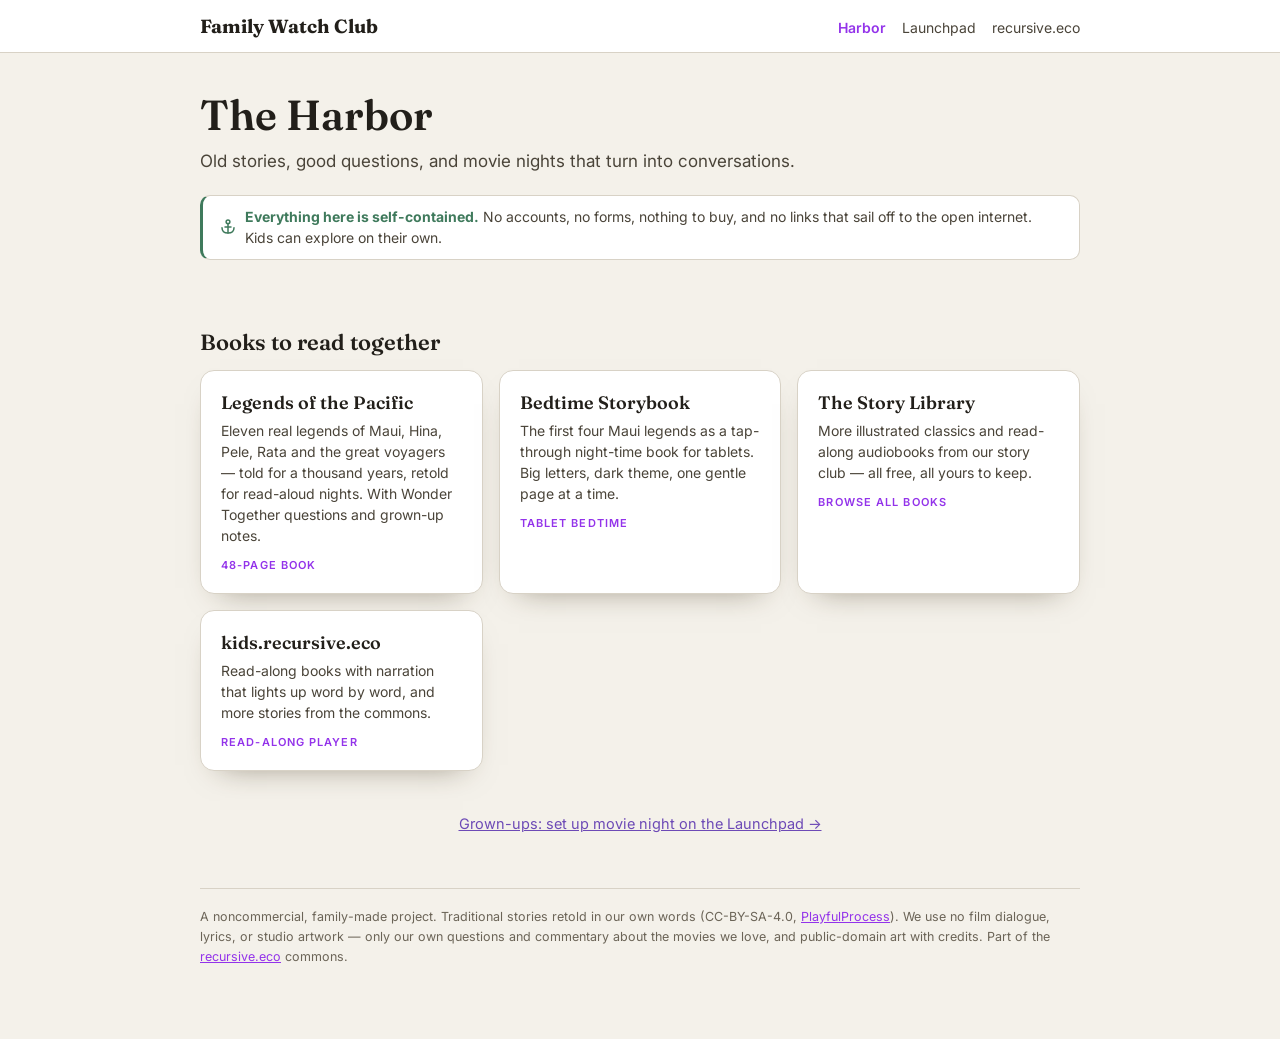
<file: index.html>
<!DOCTYPE html>
<html lang="en">
<head>
<meta charset="utf-8">
<meta name="viewport" content="width=device-width, initial-scale=1">
<title>Family Watch Club — The Harbor</title>
<link rel="preconnect" href="https://fonts.googleapis.com">
<link href="https://fonts.googleapis.com/css2?family=Fraunces:opsz,wght@9..144,400;9..144,600;9..144,700&family=Inter:wght@400;500;600&display=swap" rel="stylesheet">
<link rel="stylesheet" href="theme.css">
<style>
  * { box-sizing:border-box; }
  body { margin:0; font-family:var(--sans); background:var(--bg); color:var(--ink); min-height:100vh; }
  .topbar { border-bottom:1px solid var(--line); background:var(--surface); }
  .topbar .in { max-width:920px; margin:0 auto; padding:14px 20px; display:flex; align-items:baseline; gap:18px; flex-wrap:wrap; }
  .topbar .brand { font-family:var(--serif-display); font-weight:700; font-size:19px; color:var(--ink); text-decoration:none; }
  .topbar nav { margin-left:auto; display:flex; gap:16px; font-size:14px; }
  .topbar nav a { color:var(--ink-soft); text-decoration:none; }
  .topbar nav a.here { color:var(--gold); font-weight:600; }
  .topbar nav a:hover { color:var(--gold); }
  .wrap { max-width:920px; margin:0 auto; padding:36px 20px 72px; }
  h1 { font-family:var(--serif-display); font-weight:600; font-size:clamp(28px,5vw,42px); margin:0 0 8px; }
  p.tag { color:var(--ink-soft); margin:0; font-size:17px; line-height:1.5; }
  .zone { display:inline-flex; align-items:center; gap:8px; margin:20px 0 30px; background:var(--surface);
          border:1px solid var(--line); border-left:3px solid var(--harbor); border-radius:10px;
          padding:10px 16px; font-size:14px; line-height:1.55; color:var(--ink-soft); }
  .zone strong { color:var(--harbor); }
  h2 { font-family:var(--serif-display); font-weight:600; font-size:22px; margin:38px 0 14px; }
  .cards { display:grid; grid-template-columns:repeat(auto-fill,minmax(250px,1fr)); gap:16px; }
  a.card { display:block; background:var(--surface); border:1px solid var(--line); border-radius:14px;
           padding:20px; color:var(--ink); text-decoration:none; box-shadow:var(--shadow-card);
           transition:transform .12s, box-shadow .12s; }
  a.card:hover { transform:translateY(-3px); box-shadow:var(--shadow-lift); }
  a.card .t { font-family:var(--serif-display); font-weight:600; font-size:18px; margin-bottom:6px; }
  a.card .d { font-size:14px; line-height:1.5; color:var(--ink-soft); }
  a.card .b { display:inline-block; margin-top:12px; font-size:11px; letter-spacing:.1em;
              text-transform:uppercase; color:var(--gold); font-weight:600; }
  .grownups { margin-top:44px; text-align:center; font-size:14.5px; }
  .grownups a { color:var(--launch); }
  footer { margin-top:56px; border-top:1px solid var(--line); padding-top:18px;
           font-size:12.5px; color:var(--mut); line-height:1.6; }
  footer a { color:var(--gold); }
</style>
</head>
<body>
<div class="topbar"><div class="in">
  <a class="brand" href="index.html">Family Watch Club</a>
  <nav>
    <a class="here" href="index.html">Harbor</a>
    <a href="parents.html">Launchpad</a>
    <a href="https://recursive.eco">recursive.eco</a>
  </nav>
</div></div>

<div class="wrap">
  <h1>The Harbor</h1>
  <p class="tag">Old stories, good questions, and movie nights that turn into conversations.</p>

  <div class="zone"><svg width="18" height="18" viewBox="0 0 24 24" fill="none" stroke="currentColor" stroke-width="2" stroke-linecap="round" style="flex-shrink:0; color:var(--harbor)"><circle cx="12" cy="5" r="2.5"/><line x1="12" y1="7.5" x2="12" y2="20"/><path d="M4 13c0 4.5 3.5 7 8 7s8-2.5 8-7"/><line x1="8" y1="12" x2="16" y2="12"/></svg><span><strong>Everything here is self-contained.</strong>
    No accounts, no forms, nothing to buy, and no links that sail off to the open internet.
    Kids can explore on their own.</span></div>

  <h2>Books to read together</h2>
  <div class="cards">
    <a class="card" href="https://playfulprocess.github.io/recursive-kids-stories-club/books/legends-of-the-pacific/booklets/book.html">
      <div class="t">Legends of the Pacific</div>
      <div class="d">Eleven real legends of Maui, Hina, Pele, Rata and the great voyagers —
        told for a thousand years, retold for read-aloud nights. With Wonder Together
        questions and grown-up notes.</div>
      <span class="b">48-page book</span>
    </a>
    <a class="card" href="bedtime-storybook.html">
      <div class="t">Bedtime Storybook</div>
      <div class="d">The first four Maui legends as a tap-through night-time book for
        tablets. Big letters, dark theme, one gentle page at a time.</div>
      <span class="b">Tablet bedtime</span>
    </a>
    <a class="card" href="https://playfulprocess.github.io/recursive-kids-stories-club/">
      <div class="t">The Story Library</div>
      <div class="d">More illustrated classics and read-along audiobooks from our
        story club — all free, all yours to keep.</div>
      <span class="b">Browse all books</span>
    </a>
    <a class="card" href="https://kids.recursive.eco">
      <div class="t">kids.recursive.eco</div>
      <div class="d">Read-along books with narration that lights up word by word,
        and more stories from the commons.</div>
      <span class="b">Read-along player</span>
    </a>
  </div>

  <div class="grownups">
    <a href="parents.html">Grown-ups: set up movie night on the Launchpad &rarr;</a>
  </div>

  <footer>
    A noncommercial, family-made project. Traditional stories retold in our own words
    (CC-BY-SA-4.0, <a href="https://github.com/PlayfulProcess">PlayfulProcess</a>).
    We use no film dialogue, lyrics, or studio artwork — only our own questions and
    commentary about the movies we love, and public-domain art with credits.
    Part of the <a href="https://recursive.eco">recursive.eco</a> commons.
  </footer>
</div>
</body>
</html>
</file>
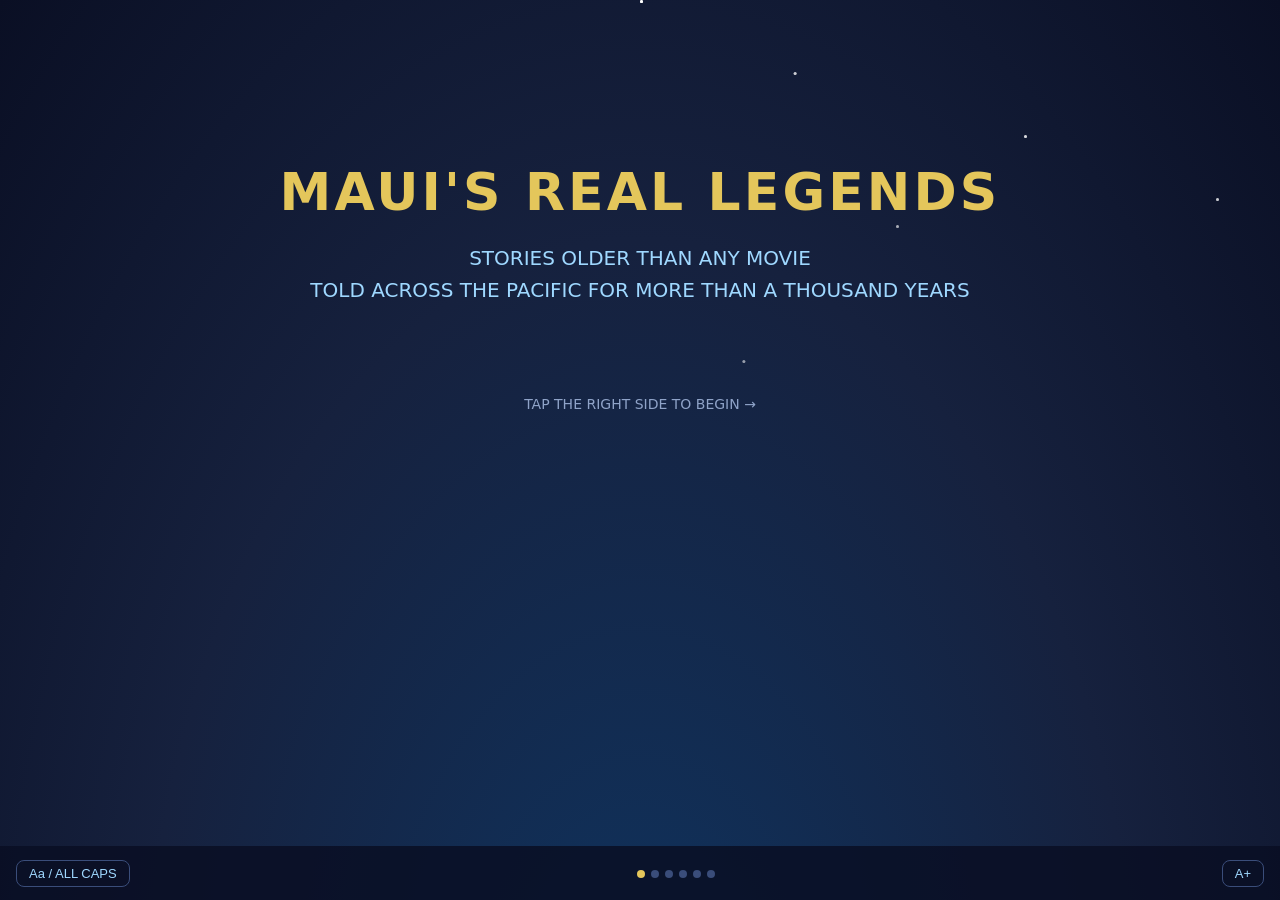
<file: bedtime-storybook.html>
<!DOCTYPE html>
<html lang="en">
<head>
<meta charset="utf-8">
<meta name="viewport" content="width=device-width, initial-scale=1, maximum-scale=1, user-scalable=no">
<title>Maui's Real Legends — Bedtime Storybook</title>
<style>
  :root { --gold: #e4c65b; --sky: #9fd8ff; }
  * { box-sizing: border-box; }
  html, body { margin: 0; height: 100%; }
  body {
    background: radial-gradient(ellipse at 50% 120%, #0f3460 0%, #16213e 55%, #0a0f24 100%);
    color: #eef2fb;
    font-family: "Avenir", "Nunito", "Segoe UI", system-ui, sans-serif;
    overflow: hidden;
  }
  #book { height: 100%; position: relative; }
  .page {
    position: absolute; inset: 0;
    padding: 5vh 7vw 12vh;
    overflow-y: auto;
    display: none;
    animation: fadein 0.6s ease;
  }
  .page.active { display: block; }
  @keyframes fadein { from { opacity: 0; transform: translateY(8px); } to { opacity: 1; } }
  .title-page { display: none; text-align: center; padding-top: 18vh; }
  .title-page.active { display: block; }
  h1 { color: var(--gold); font-size: clamp(28px, 6vw, 52px); letter-spacing: 0.06em; margin: 0 0 20px; }
  h2 { color: var(--sky); font-size: clamp(22px, 4.5vw, 36px); margin: 0 0 18px; }
  .subtitle { color: var(--sky); font-size: clamp(14px, 2.5vw, 20px); line-height: 1.6; }
  .hint-line { color: #8fa3c8; margin-top: 10vh; font-size: 14px; }
  .story p {
    font-size: var(--storysize, clamp(19px, 3.2vw, 27px));
    line-height: 1.65;
    margin: 0 0 1em;
  }
  .question {
    margin: 28px 0 18px;
    padding: 16px 20px;
    border: 2px solid var(--gold);
    border-radius: 16px;
    color: var(--gold);
    font-weight: 700;
    font-size: clamp(18px, 3vw, 25px);
    line-height: 1.45;
  }
  .parent { background: rgba(255,255,255,0.07); border-radius: 10px; padding: 10px 14px; font-size: 15px; line-height: 1.5; margin-bottom: 30px; }
  .parent summary { color: var(--gold); cursor: pointer; font-weight: 600; }
  body.caps .story p, body.caps h2, body.caps .question { text-transform: uppercase; }
  /* nav zones */
  .zone { position: fixed; top: 0; bottom: 60px; width: 25vw; z-index: 5; }
  .zone.left { left: 0; } .zone.right { right: 0; }
  /* bottom bar */
  #bar {
    position: fixed; bottom: 0; left: 0; right: 0; height: 54px;
    display: flex; align-items: center; justify-content: space-between;
    padding: 0 16px; z-index: 10;
    background: rgba(10, 15, 36, 0.85);
    font-size: 13px; color: #8fa3c8;
  }
  #bar button {
    background: none; border: 1px solid #3a4d7a; color: var(--sky);
    border-radius: 8px; padding: 5px 12px; font-size: 13px; cursor: pointer;
  }
  #dots span { display: inline-block; width: 8px; height: 8px; border-radius: 50%; background: #3a4d7a; margin: 0 3px; }
  #dots span.on { background: var(--gold); }
  .stars { position: absolute; inset: 0; pointer-events: none; }
  .stars::before, .stars::after {
    content: ""; position: absolute; width: 3px; height: 3px; border-radius: 50%;
    background: #fff; box-shadow: 12vw 8vh 0 #fff8, 30vw 15vh 0 #fff9, 55vw 6vh 0 #fffa,
      70vw 18vh 0 #fff7, 85vw 10vh 0 #fff9, 20vw 25vh 0 #fff6, 45vw 22vh 0 #fff8,
      78vw 30vh 0 #fff7, 8vw 40vh 0 #fff5, 92vw 45vh 0 #fff6;
  }
</style>
</head>
<body class="caps">
<div id="book">

<section class="page title-page">
  <div class="stars"></div>
  <h1>MAUI'S REAL LEGENDS</h1>
  <p class="subtitle">STORIES OLDER THAN ANY MOVIE<br>TOLD ACROSS THE PACIFIC FOR MORE THAN A THOUSAND YEARS</p>
  <p class="hint-line">TAP THE RIGHT SIDE TO BEGIN &rarr;</p>
</section>


<section class="page">
  <h2>How Maui Fished Up the Islands</h2>
  <div class="story"><p>Long, long before this boat, Maui was the youngest brother, and his brothers never let him come fishing. So one night he hid in the bottom of their canoe. When they were far out at sea, he popped up! Too far to turn back now.</p><p>Maui took out a magic fishhook made from his grandmother&#x27;s jawbone. He dipped it deep, deep, deep — and something ENORMOUS pulled back. He pulled and chanted, and up from the bottom of the sea came... land! A whole island, huge as a fish, dripping with seaweed.</p><p>Some say the islands of the Pacific are all fish that Maui pulled up from the deep. When you stand on an island, you are standing on Maui&#x27;s catch.</p></div>
  <div class="question">If you could fish up your own island, what would be on it?</div>
  <details class="parent"><summary>For the grown-up</summary><p>This is one of the most widespread Maui stories — in Aotearoa (New Zealand), the North Island is called Te Ika-a-Māui, &#x27;the fish of Maui.&#x27; The movie&#x27;s opening song hints at this.</p></details>
</section>


<section class="page">
  <h2>How Maui Slowed the Sun</h2>
  <div class="story"><p>In the old days, the Sun raced across the sky as fast as he pleased. Days were so short that people could not fish, could not plant, could not dry their clothes. Nights came before anyone was ready.</p><p>Maui said: ENOUGH. He and his brothers wove strong ropes from flax. They traveled east to the pit where the Sun sleeps, and they laid their ropes like a net around it. When the Sun rose up, roaring — they PULLED. The ropes held! Maui struck with his magic jawbone and would not let go until the Sun promised: I will walk slowly across the sky.</p><p>And that is why days are long enough to fish, to plant, to play, and to watch the sunset.</p></div>
  <div class="question">What would you do with one extra-long day?</div>
  <details class="parent"><summary>For the grown-up</summary><p>A story about bargaining with forces bigger than you — not defeating the Sun, just slowing it. Nice contrast with the movie&#x27;s Maui, who brags about this exact deed in &#x27;You&#x27;re Welcome.&#x27;</p></details>
</section>


<section class="page">
  <h2>How Maui Brought Fire to People</h2>
  <div class="story"><p>Once, all the cooking fires in the world went out. The only fire left belonged to Mahuika, the fire goddess, who kept flames burning in her fingernails.</p><p>Maui volunteered to go get fire — but really, he was curious. Mahuika kindly gave him one burning fingernail. Maui walked away... and dropped it in a stream! He came back: &#x27;I lost it. May I have another?&#x27; Again and again, until Mahuika had one nail left and knew she&#x27;d been tricked. FURIOUS, she threw her last fire after him, and the whole world began to burn!</p><p>Maui called the rain to save him. And Mahuika threw her last sparks into the trees to keep them safe. That is why, when people rub two sticks together, fire comes OUT of the wood. The fire has been hiding in the trees ever since.</p></div>
  <div class="question">Maui&#x27;s trick almost burned the world. Was getting fire worth it?</div>
  <details class="parent"><summary>For the grown-up</summary><p>A classic trickster story: curiosity and mischief tangled together, with a real gift at the end. Good for talking about how the same person can cause the problem AND the solution.</p></details>
</section>


<section class="page">
  <h2>Why Maui Wanted to Live Forever</h2>
  <div class="story"><p>Maui had done almost everything. Slowed the sun. Fished up islands. Stolen fire. But people still grew old, and that seemed to Maui like the one thing left to fix.</p><p>He wanted to defeat death itself so that no one would ever have to say goodbye. The old stories say he went to face the great goddess of the night, Hine-nui-te-pō, to try to win endless life for everyone.</p><p>He did not win. Even Maui, the greatest trickster, could not trick death. But people have told his stories for a thousand years and more — tonight, on this couch, we are telling them again. Maybe that was the way he got to live forever after all.</p></div>
  <div class="question">Maui lives on in stories. What story about YOU should people tell in a thousand years?</div>
  <details class="parent"><summary>For the grown-up</summary><p>The full version of this legend involves Maui&#x27;s death and is usually told to older kids — this retelling keeps the meaning (stories as immortality) without the scary details. It lands beautifully right before Gramma Tala&#x27;s spirit returns in the film.</p></details>
</section>


<section class="page title-page">
  <div class="stars"></div>
  <h1>THE END</h1>
  <p class="subtitle">SLEEP WELL, VOYAGER.<br>THE OCEAN IS A FRIEND OF YOURS.</p>
</section>

</div>
<div class="zone left" onclick="nav(-1)"></div>
<div class="zone right" onclick="nav(1)"></div>
<div id="bar">
  <button onclick="document.body.classList.toggle('caps'); event.stopPropagation();">Aa / ALL CAPS</button>
  <div id="dots"></div>
  <button onclick="bigger(); event.stopPropagation();">A+</button>
</div>
<script>
  var pages = Array.prototype.slice.call(document.querySelectorAll('.page'));
  var idx = 0, size = 0;
  var dots = document.getElementById('dots');
  pages.forEach(function (_, i) { var d = document.createElement('span'); dots.appendChild(d); });
  function show() {
    pages.forEach(function (p, i) { p.classList.toggle('active', i === idx); });
    Array.prototype.forEach.call(dots.children, function (d, i) { d.classList.toggle('on', i === idx); });
    pages[idx].scrollTop = 0;
  }
  function nav(dir) { idx = Math.max(0, Math.min(pages.length - 1, idx + dir)); show(); }
  function bigger() {
    size = (size + 1) % 3;
    var v = [null, '30px', '36px'][size];
    document.documentElement.style.setProperty('--storysize', v || 'clamp(19px, 3.2vw, 27px)');
  }
  document.addEventListener('keydown', function (e) {
    if (e.key === 'ArrowRight') nav(1);
    if (e.key === 'ArrowLeft') nav(-1);
  });
  show();
</script>
</body>
</html>
</file>
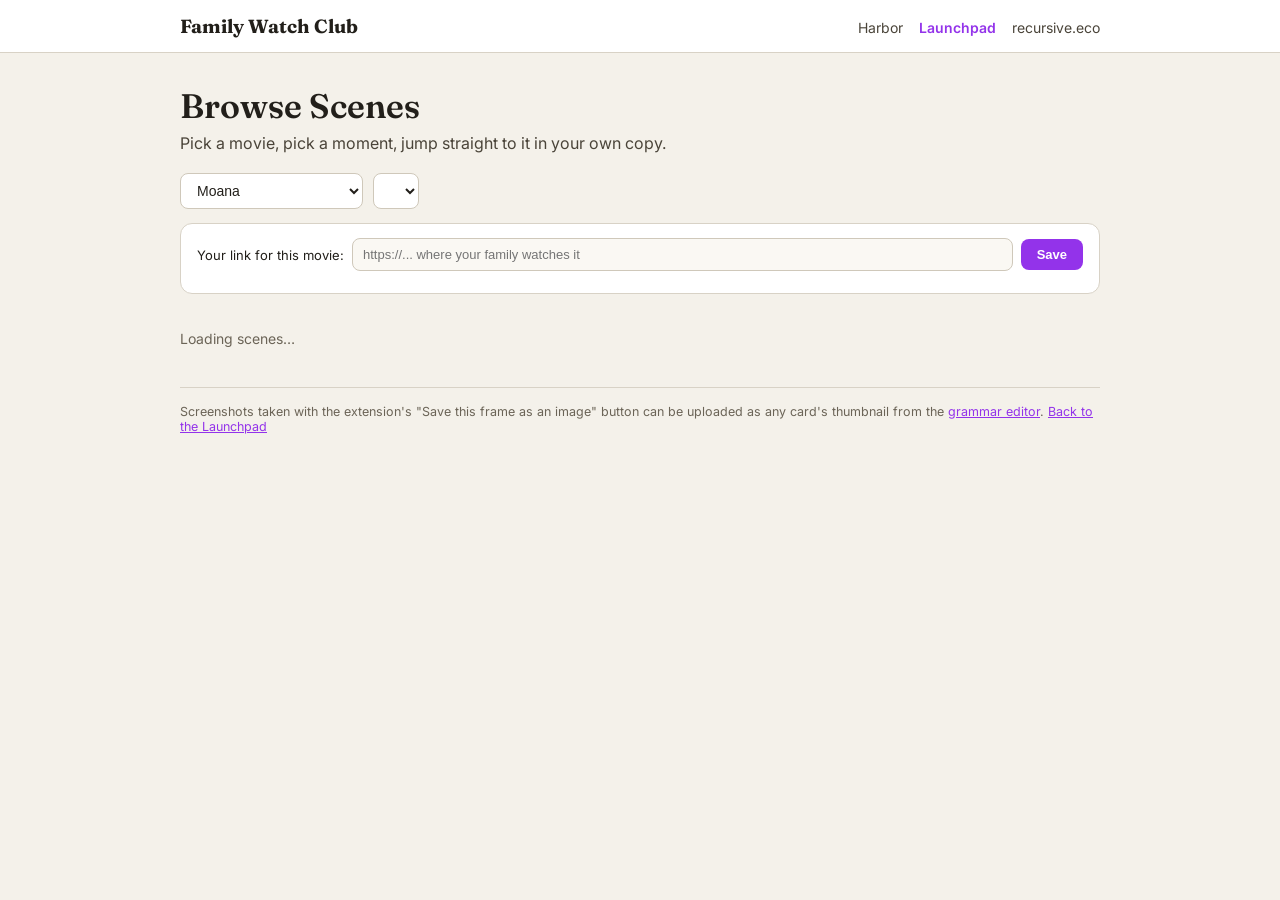
<file: cards.html>
<!DOCTYPE html>
<html lang="en">
<head>
<meta charset="utf-8">
<meta name="viewport" content="width=device-width, initial-scale=1">
<title>Family Watch Club — Browse Scenes</title>
<link rel="preconnect" href="https://fonts.googleapis.com">
<link href="https://fonts.googleapis.com/css2?family=Fraunces:opsz,wght@9..144,400;9..144,600;9..144,700&family=Inter:wght@400;500;600&display=swap" rel="stylesheet">
<link rel="stylesheet" href="theme.css">
<style>
  * { box-sizing:border-box; }
  body { margin:0; font-family:var(--sans); background:var(--bg); color:var(--ink); min-height:100vh; }
  .topbar { border-bottom:1px solid var(--line); background:var(--surface); }
  .topbar .in { max-width:960px; margin:0 auto; padding:14px 20px; display:flex; align-items:baseline; gap:18px; flex-wrap:wrap; }
  .topbar .brand { font-family:var(--serif-display); font-weight:700; font-size:19px; color:var(--ink); text-decoration:none; }
  .topbar nav { margin-left:auto; display:flex; gap:16px; font-size:14px; }
  .topbar nav a { color:var(--ink-soft); text-decoration:none; }
  .topbar nav a.here { color:var(--gold); font-weight:600; }
  .wrap { max-width:960px; margin:0 auto; padding:32px 20px 72px; }
  h1 { font-family:var(--serif-display); font-weight:600; font-size:clamp(24px,5vw,34px); margin:0 0 6px; }
  p.tag { color:var(--ink-soft); margin:0 0 20px; }
  .controls { display:flex; gap:10px; flex-wrap:wrap; align-items:center; margin-bottom:8px; }
  select { background:var(--surface); color:var(--ink); border:1px solid var(--line-soft); border-radius:8px; padding:8px 12px; font-size:14px; }
  .link-row { display:flex; gap:8px; align-items:center; margin:14px 0 22px; padding:14px 16px; background:var(--surface); border:1px solid var(--line); border-radius:12px; flex-wrap:wrap; }
  .link-row input { flex:1; min-width:200px; background:var(--panel2); border:1px solid var(--line-soft); border-radius:8px; padding:8px 10px; font-size:13px; color:var(--ink); }
  .link-row button { background:var(--gold); color:#fff; border:none; border-radius:8px; padding:8px 16px; font-weight:600; font-size:13px; cursor:pointer; }
  .account-note { font-size:12px; color:var(--mut); width:100%; }
  .account-note a { color:var(--gold); }
  .cards { display:grid; grid-template-columns:repeat(auto-fill,minmax(280px,1fr)); gap:16px; }
  .card { background:var(--surface); border:1px solid var(--line); border-radius:14px; padding:18px; box-shadow:var(--shadow-card); }
  .card .badge { font-size:11px; letter-spacing:.08em; text-transform:uppercase; color:var(--gold); font-weight:600; margin-bottom:8px; }
  .card .t { font-family:var(--serif-display); font-weight:600; font-size:16.5px; margin-bottom:8px; }
  .card .kid { font-size:14px; color:var(--ink-soft); line-height:1.45; margin-bottom:12px; }
  .card button { width:100%; background:var(--gold); color:#fff; border:none; border-radius:999px; padding:9px; font-weight:600; font-size:13.5px; cursor:pointer; }
  .card button:hover { background:var(--gold-dark); }
  .card button:disabled { background:var(--line-soft); color:var(--mut); cursor:not-allowed; }
  .empty { color:var(--mut); font-size:14px; }
  footer { margin-top:40px; border-top:1px solid var(--line); padding-top:16px; font-size:12.5px; color:var(--mut); }
  footer a { color:var(--gold); }
</style>
</head>
<body>
<div class="topbar"><div class="in">
  <a class="brand" href="index.html">Family Watch Club</a>
  <nav>
    <a href="index.html">Harbor</a>
    <a class="here" href="parents.html">Launchpad</a>
    <a href="https://recursive.eco">recursive.eco</a>
  </nav>
</div></div>

<div class="wrap">
  <h1>Browse Scenes</h1>
  <p class="tag">Pick a movie, pick a moment, jump straight to it in your own copy.</p>

  <div class="controls">
    <select id="movie"></select>
    <select id="theme"></select>
  </div>

  <div class="link-row">
    <span style="font-size:13px; white-space:nowrap;">Your link for this movie:</span>
    <input type="text" id="watchUrl" placeholder="https://... where your family watches it" />
    <button id="saveUrl">Save</button>
    <span class="account-note" id="accountNote"></span>
  </div>

  <div class="cards" id="cards"></div>
  <p class="empty" id="empty" style="display:none">Loading scenes…</p>

  <footer>Screenshots taken with the extension's "Save this frame as an image" button can be
    uploaded as any card's thumbnail from the <a href="https://flow.recursive.eco/create/dashboard/unified/new" target="_blank" rel="noopener">grammar editor</a>.
    <a href="parents.html">Back to the Launchpad</a></footer>
</div>

<script>
const GRAMMAR_IDS = {
  "Moana": "2a0b8085-cdd3-4a0d-b7d7-8c07d880a366",
  "Frozen": "4411c4f5-11e0-43c5-91be-bf248964dd6f",
  "KPop Demon Hunters": "9e7e04bf-34ce-4e31-94ac-281589d0dd16"
};
const LENS_LABELS = { discussion: "Discussion", repair: "Repair Lens", legends: "Real Legends" };
const ACCOUNT_API = "https://flow.recursive.eco/api/account/movie-links";

let allItems = {};   // movie -> items[]
let account = null;  // null = unknown, {} = signed out, {links} = signed in
let currentMovie = null;

function toSeconds(t) { return String(t).split(":").reduce((a, p) => a * 60 + Number(p), 0); }
function linkKey(movie) { return movie.toLowerCase().replace(/[^a-z0-9]+/g, "-"); }
function localKey(movie) { return "fwc-watch-" + linkKey(movie); }

function watchUrlFor(movie) {
  if (account && account.links && account.links[linkKey(movie)]) return account.links[linkKey(movie)];
  return localStorage.getItem(localKey(movie)) || "";
}

function saveWatchUrl(movie, url) {
  localStorage.setItem(localKey(movie), url);
  if (account) { // signed in — also save to account
    fetch(ACCOUNT_API, {
      method: "POST", credentials: "include",
      headers: { "Content-Type": "application/json" },
      body: JSON.stringify({ key: linkKey(movie), url: url || null })
    }).then((r) => r.json()).then((d) => { if (d.movie_links) account.links = d.movie_links; }).catch(() => {});
  }
}

// With a saved YouTube link, deep-link straight to the timestamp.
function urlWithTimestamp(base, seconds) {
  try {
    const u = new URL(base);
    if (/youtube\.com|youtu\.be/i.test(u.hostname)) {
      u.searchParams.set("t", Math.floor(seconds) + "s");
      return u.toString();
    }
  } catch (e) { /* not a valid URL — open as-is */ }
  return base;
}

async function loadAccount() {
  try {
    const res = await fetch(ACCOUNT_API, { credentials: "include" });
    if (res.ok) {
      const d = await res.json();
      account = { links: d.movie_links || {} };
      document.getElementById("accountNote").textContent = "Saved to your recursive.eco account.";
    } else {
      account = null;
      document.getElementById("accountNote").innerHTML = 'Saved on this device only — <a href="https://flow.recursive.eco" target="_blank" rel="noopener">sign in</a> to sync across devices.';
    }
  } catch (e) {
    account = null;
  }
}

async function loadMovie(movie) {
  if (allItems[movie]) return allItems[movie];
  const res = await fetch(`https://flow.recursive.eco/api/tarot-channel/decks/${GRAMMAR_IDS[movie]}`);
  const d = await res.json();
  const items = (d.cards || d.items || []).filter((it) => it.metadata && it.metadata.time);
  items.sort((a, b) => toSeconds(a.metadata.time) - toSeconds(b.metadata.time));
  allItems[movie] = items;
  return items;
}

function renderThemeOptions(movie, items) {
  const themes = [...new Set(items.map((it) => it.metadata.lens || "discussion"))];
  const sel = document.getElementById("theme");
  sel.innerHTML = "";
  themes.forEach((t) => {
    const opt = document.createElement("option");
    opt.value = t; opt.textContent = LENS_LABELS[t] || t;
    sel.appendChild(opt);
  });
}

function render() {
  const movie = document.getElementById("movie").value;
  const theme = document.getElementById("theme").value;
  const items = (allItems[movie] || []).filter((it) => (it.metadata.lens || "discussion") === theme);
  const box = document.getElementById("cards");
  const empty = document.getElementById("empty");
  box.innerHTML = "";
  const url = watchUrlFor(movie);
  document.getElementById("watchUrl").value = url;

  if (items.length === 0) { empty.style.display = "block"; empty.textContent = "No scenes for this theme yet."; return; }
  empty.style.display = "none";

  items.forEach((it) => {
    const card = document.createElement("div");
    card.className = "card";
    const badge = document.createElement("div"); badge.className = "badge"; badge.textContent = it.metadata.time;
    const t = document.createElement("div"); t.className = "t"; t.textContent = it.name;
    const kid = document.createElement("div"); kid.className = "kid";
    kid.textContent = (it.sections && it.sections["Wonder Together"]) || "";
    const btn = document.createElement("button");
    if (url) {
      btn.textContent = "▶ Watch this moment";
      btn.addEventListener("click", () => window.open(urlWithTimestamp(url, toSeconds(it.metadata.time)), "_blank"));
    } else {
      btn.textContent = "Save your link above first";
      btn.disabled = true;
    }
    card.append(badge, t, kid, btn);
    box.appendChild(card);
  });
}

async function onMovieChange() {
  const movie = document.getElementById("movie").value;
  currentMovie = movie;
  document.getElementById("empty").style.display = "block";
  document.getElementById("empty").textContent = "Loading scenes…";
  const items = await loadMovie(movie);
  renderThemeOptions(movie, items);
  render();
}

document.addEventListener("DOMContentLoaded", async () => {
  const movieSel = document.getElementById("movie");
  Object.keys(GRAMMAR_IDS).forEach((m) => {
    const opt = document.createElement("option"); opt.value = m; opt.textContent = m;
    movieSel.appendChild(opt);
  });
  movieSel.addEventListener("change", onMovieChange);
  document.getElementById("theme").addEventListener("change", render);
  document.getElementById("saveUrl").addEventListener("click", () => {
    saveWatchUrl(currentMovie, document.getElementById("watchUrl").value.trim());
    render();
  });
  await loadAccount();
  await onMovieChange();
});
</script>
</body>
</html>
</file>
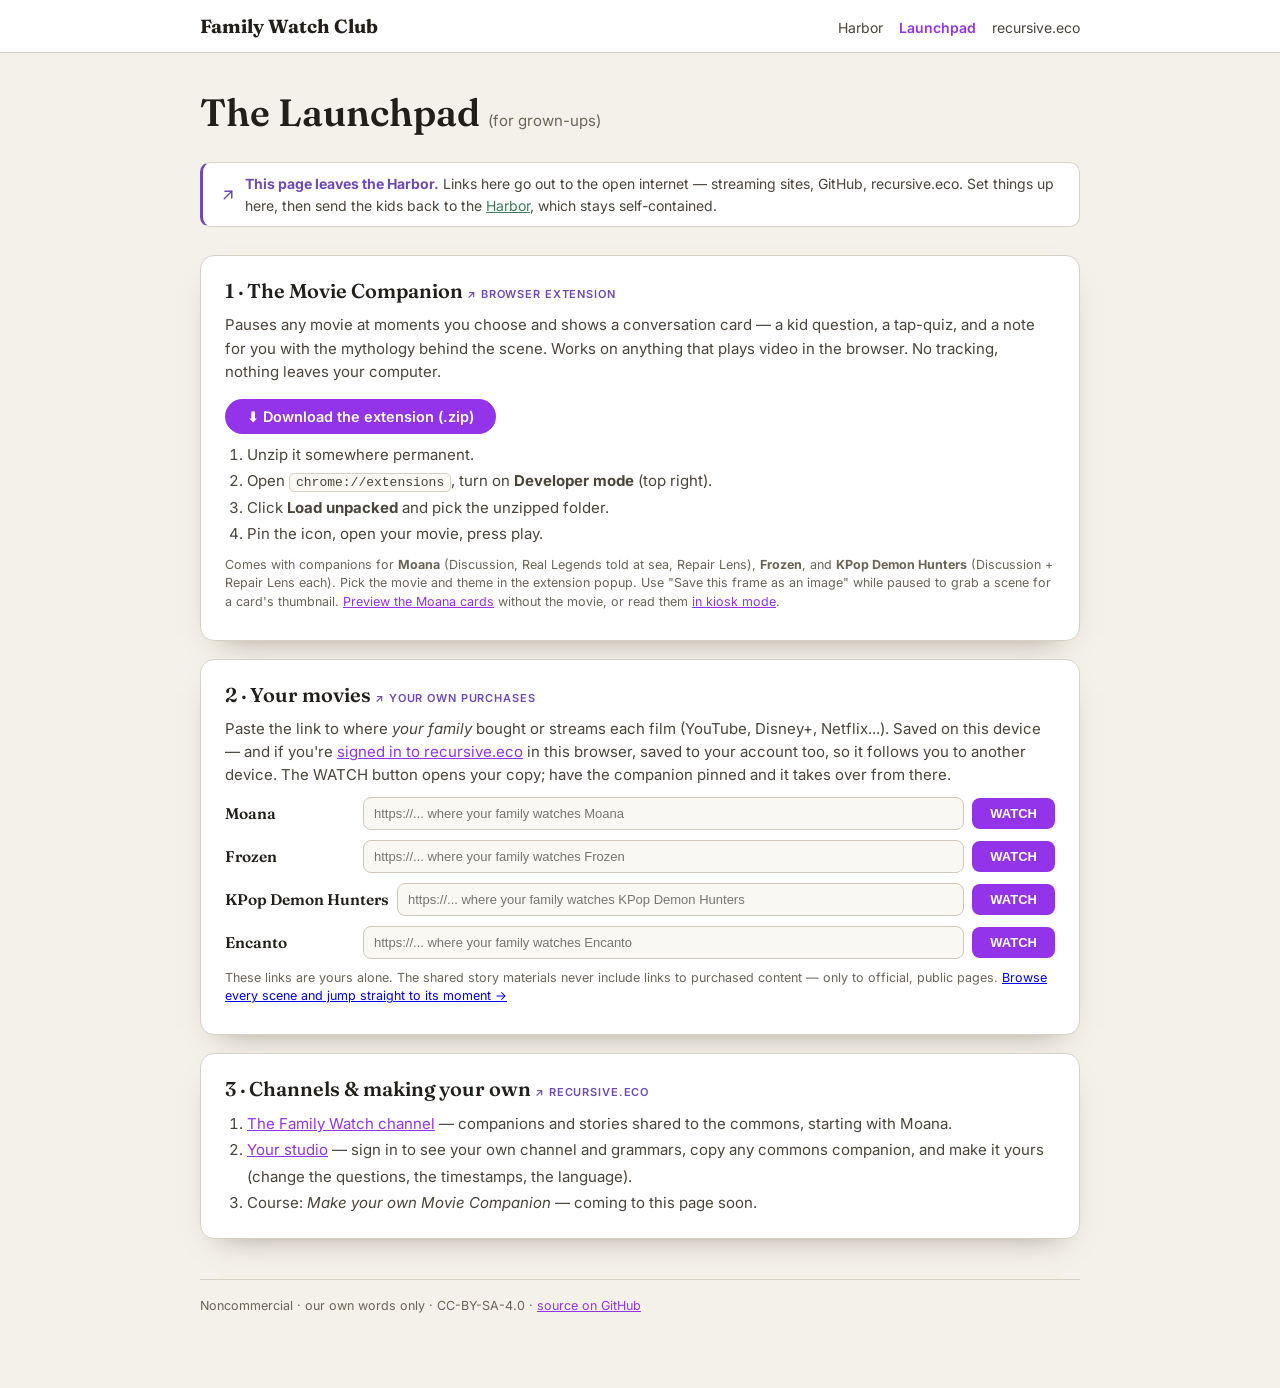
<file: parents.html>
<!DOCTYPE html>
<html lang="en">
<head>
<meta charset="utf-8">
<meta name="viewport" content="width=device-width, initial-scale=1">
<title>Family Watch Club — The Launchpad (for grown-ups)</title>
<link rel="preconnect" href="https://fonts.googleapis.com">
<link href="https://fonts.googleapis.com/css2?family=Fraunces:opsz,wght@9..144,400;9..144,600;9..144,700&family=Inter:wght@400;500;600&display=swap" rel="stylesheet">
<link rel="stylesheet" href="theme.css">
<style>
  * { box-sizing:border-box; }
  body { margin:0; font-family:var(--sans); background:var(--bg); color:var(--ink); min-height:100vh; }
  .topbar { border-bottom:1px solid var(--line); background:var(--surface); }
  .topbar .in { max-width:920px; margin:0 auto; padding:14px 20px; display:flex; align-items:baseline; gap:18px; flex-wrap:wrap; }
  .topbar .brand { font-family:var(--serif-display); font-weight:700; font-size:19px; color:var(--ink); text-decoration:none; }
  .topbar nav { margin-left:auto; display:flex; gap:16px; font-size:14px; }
  .topbar nav a { color:var(--ink-soft); text-decoration:none; }
  .topbar nav a.here { color:var(--gold); font-weight:600; }
  .topbar nav a:hover { color:var(--gold); }
  .wrap { max-width:920px; margin:0 auto; padding:36px 20px 72px; }
  h1 { font-family:var(--serif-display); font-weight:600; font-size:clamp(26px,5vw,38px); margin:0 0 8px; }
  h1 small { font-family:var(--sans); font-size:15px; color:var(--mut); font-weight:400; }
  .zone { display:inline-flex; align-items:center; gap:8px; margin:18px 0 28px; background:var(--surface);
          border:1px solid var(--line); border-left:3px solid var(--launch); border-radius:10px;
          padding:10px 16px; font-size:14px; line-height:1.55; color:var(--ink-soft); }
  .zone strong { color:var(--launch); }
  .zone a { color:var(--harbor); }
  section { background:var(--surface); border:1px solid var(--line); border-radius:14px;
            padding:22px 24px; margin-bottom:18px; box-shadow:var(--shadow-card); }
  h2 { font-family:var(--serif-display); font-weight:600; font-size:20px; margin:0 0 10px; }
  .out { font-family:var(--sans); font-size:11px; letter-spacing:.08em; text-transform:uppercase;
         color:var(--launch); font-weight:600; }
  p { font-size:15px; line-height:1.55; color:var(--ink-soft); margin:6px 0; }
  ol { margin:8px 0 0; padding-left:22px; font-size:15px; line-height:1.75; color:var(--ink-soft); }
  code { background:var(--panel2); border:1px solid var(--line); border-radius:5px; padding:1px 6px; font-size:13px; }
  .btn { display:inline-block; background:var(--gold); color:#fff; font-weight:600;
         padding:9px 22px; border-radius:999px; text-decoration:none; font-size:14.5px; margin-top:10px; }
  .btn:hover { background:var(--gold-dark); }
  .small { font-size:12.5px; color:var(--mut); margin-top:8px; line-height:1.5; }
  .movie-row { display:flex; gap:8px; align-items:center; margin:10px 0; flex-wrap:wrap; }
  .movie-row .name { min-width:130px; font-family:var(--serif-display); font-weight:600; font-size:15.5px; }
  .movie-row input { flex:1; min-width:200px; background:var(--panel2); color:var(--ink);
                     border:1px solid var(--line-soft); border-radius:8px; padding:8px 10px; font-size:13px; }
  .movie-row input:focus { outline:none; border-color:var(--gold); }
  .movie-row button { background:var(--gold); color:#fff; border:none; border-radius:8px;
                      padding:8px 18px; font-weight:600; cursor:pointer; font-size:13px; }
  .movie-row button:hover { background:var(--gold-dark); }
  footer { margin-top:40px; border-top:1px solid var(--line); padding-top:16px;
           font-size:12.5px; color:var(--mut); line-height:1.6; }
  footer a { color:var(--gold); }
</style>
</head>
<body>
<div class="topbar"><div class="in">
  <a class="brand" href="index.html">Family Watch Club</a>
  <nav>
    <a href="index.html">Harbor</a>
    <a class="here" href="parents.html">Launchpad</a>
    <a href="https://recursive.eco">recursive.eco</a>
  </nav>
</div></div>

<div class="wrap">
  <h1>The Launchpad <small>(for grown-ups)</small></h1>

  <div class="zone"><svg width="18" height="18" viewBox="0 0 24 24" fill="none" stroke="currentColor" stroke-width="2" stroke-linecap="round" stroke-linejoin="round" style="flex-shrink:0; color:var(--launch)"><path d="M7 17L17 7"/><path d="M8 7h9v9"/></svg><span><strong>This page leaves the Harbor.</strong>
    Links here go out to the open internet — streaming sites, GitHub, recursive.eco.
    Set things up here, then send the kids back to the <a href="index.html">Harbor</a>,
    which stays self-contained.</span></div>

  <section>
    <h2>1 &middot; The Movie Companion <span class="out">&#8599; browser extension</span></h2>
    <p>Pauses any movie at moments you choose and shows a conversation card — a kid question,
      a tap-quiz, and a note for you with the mythology behind the scene. Works on anything
      that plays video in the browser. No tracking, nothing leaves your computer.</p>
    <a class="btn" href="movie-companion.zip" download>&#11015; Download the extension (.zip)</a>
    <ol>
      <li>Unzip it somewhere permanent.</li>
      <li>Open <code>chrome://extensions</code>, turn on <strong>Developer mode</strong> (top right).</li>
      <li>Click <strong>Load unpacked</strong> and pick the unzipped folder.</li>
      <li>Pin the icon, open your movie, press play.</li>
    </ol>
    <p class="small">Comes with companions for <strong>Moana</strong> (Discussion, Real Legends
      told at sea, Repair Lens), <strong>Frozen</strong>, and <strong>KPop Demon Hunters</strong>
      (Discussion + Repair Lens each). Pick the movie and theme in the extension popup. Use
      "Save this frame as an image" while paused to grab a scene for a card's thumbnail.
      <a href="https://recursive.eco/pages/grammar-viewer.html?id=2a0b8085-cdd3-4a0d-b7d7-8c07d880a366">Preview
      the Moana cards</a> without the movie, or read them
      <a href="https://recursive.eco/view/2a0b8085-cdd3-4a0d-b7d7-8c07d880a366?kiosk">in kiosk mode</a>.</p>
  </section>

  <section>
    <h2>2 &middot; Your movies <span class="out">&#8599; your own purchases</span></h2>
    <p>Paste the link to where <em>your family</em> bought or streams each film (YouTube,
      Disney+, Netflix...). Saved on this device — and if you're
      <a href="https://flow.recursive.eco" target="_blank" rel="noopener">signed in to recursive.eco</a>
      in this browser, saved to your account too, so it follows you to another device. The WATCH
      button opens your copy; have the companion pinned and it takes over from there.</p>
    <div id="movies"></div>
    <p class="small">These links are yours alone. The shared story materials never include
      links to purchased content — only to official, public pages.
      <a href="cards.html">Browse every scene and jump straight to its moment &rarr;</a></p>
  </section>

  <section>
    <h2>3 &middot; Channels &amp; making your own <span class="out">&#8599; recursive.eco</span></h2>
    <ol>
      <li><a href="https://flow.recursive.eco/library/channels/family-watch">The Family Watch
        channel</a> — companions and stories shared to the commons, starting with Moana.</li>
      <li><a href="https://flow.recursive.eco">Your studio</a> — sign in to see your own
        channel and grammars, copy any commons companion, and make it yours (change the
        questions, the timestamps, the language).</li>
      <li>Course: <em>Make your own Movie Companion</em> — coming to this page soon.</li>
    </ol>
  </section>

  <footer>
    Noncommercial &middot; our own words only &middot; CC-BY-SA-4.0 &middot;
    <a href="https://github.com/PlayfulProcess/family-watch-club">source on GitHub</a>
  </footer>
</div>
<script>
  var MOVIES = ["Moana", "Frozen", "KPop Demon Hunters", "Encanto"];
  var box = document.getElementById("movies");
  var ACCOUNT_API = "https://flow.recursive.eco/api/account/movie-links";
  var signedIn = false;

  fetch(ACCOUNT_API, { credentials: "include" }).then(function (res) {
    signedIn = res.ok;
    return res.ok ? res.json() : { movie_links: {} };
  }).then(function (d) {
    var links = d.movie_links || {};
    MOVIES.forEach(function (m) {
      var accountUrl = links[slug(m)];
      if (accountUrl) {
        localStorage.setItem("fwc-watch-" + slug(m), accountUrl);
        var input = document.getElementById("input-" + slug(m));
        if (input) input.value = accountUrl;
      }
    });
  }).catch(function () {});

  function slug(m) { return m.toLowerCase().replace(/[^a-z0-9]+/g, "-"); }

  function saveLink(m, url) {
    localStorage.setItem("fwc-watch-" + slug(m), url);
    if (signedIn) {
      fetch(ACCOUNT_API, {
        method: "POST", credentials: "include",
        headers: { "Content-Type": "application/json" },
        body: JSON.stringify({ key: slug(m), url: url || null })
      }).catch(function () {});
    }
  }

  MOVIES.forEach(function (m) {
    var key = "fwc-watch-" + slug(m);
    var row = document.createElement("div"); row.className = "movie-row";
    var name = document.createElement("span"); name.className = "name"; name.textContent = m;
    var input = document.createElement("input");
    input.id = "input-" + slug(m);
    input.placeholder = "https://... where your family watches " + m;
    input.value = localStorage.getItem(key) || "";
    input.addEventListener("change", function () { saveLink(m, input.value.trim()); });
    var btn = document.createElement("button"); btn.textContent = "WATCH";
    btn.addEventListener("click", function () {
      var url = (localStorage.getItem(key) || input.value || "").trim();
      if (url) window.open(url, "_blank");
      else alert("Paste your " + m + " link first — the page will remember it.");
    });
    row.append(name, input, btn); box.appendChild(row);
  });
</script>
</body>
</html>
</file>
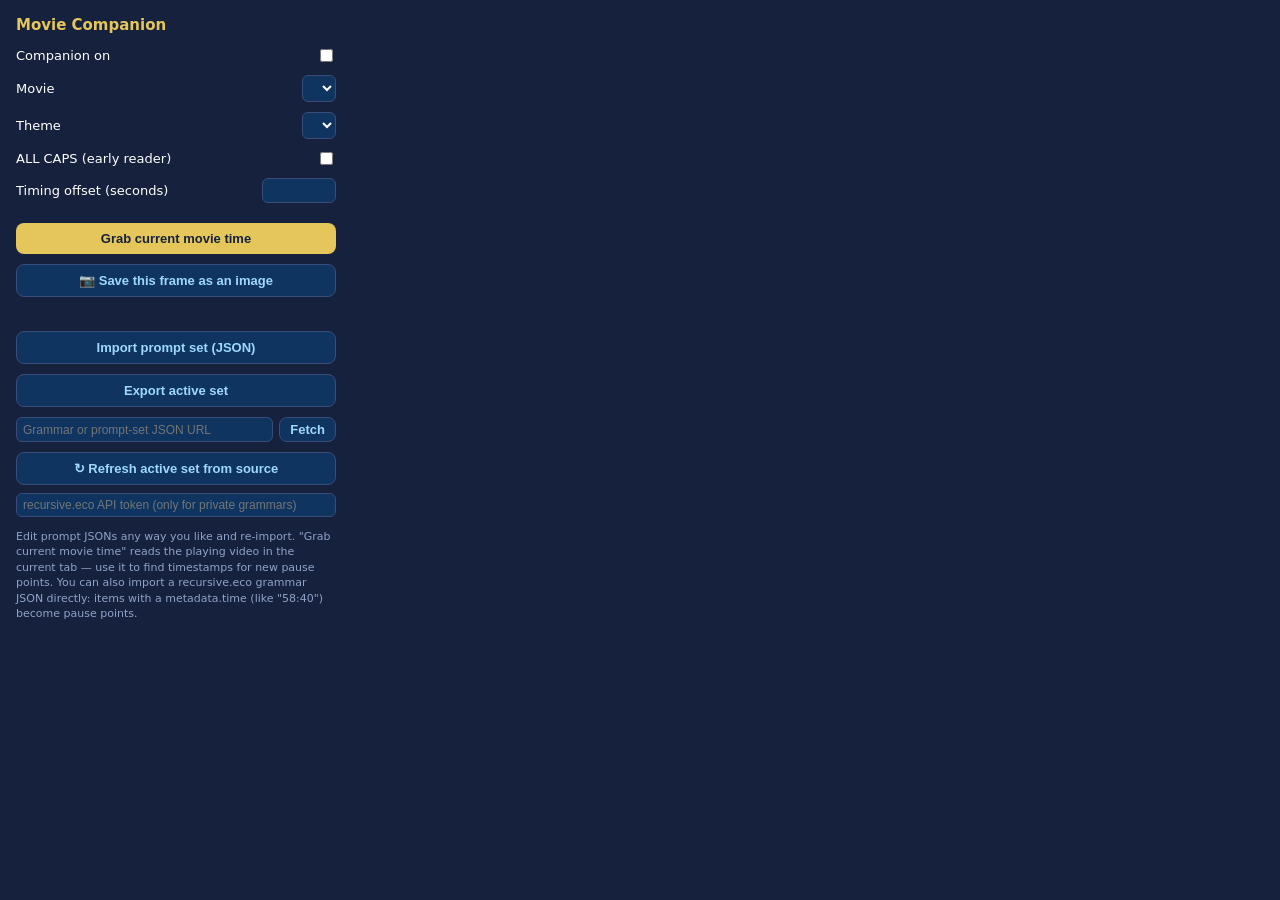
<file: extension/popup.html>
<!DOCTYPE html>
<html>
<head>
  <meta charset="utf-8" />
  <style>
    body {
      width: 320px;
      font-family: "Segoe UI", system-ui, sans-serif;
      background: #16213e;
      color: #fff;
      margin: 0;
      padding: 16px;
    }
    h1 { font-size: 15px; margin: 0 0 12px; color: #e4c65b; }
    label { display: flex; align-items: center; justify-content: space-between; margin: 10px 0; font-size: 13px; }
    select, input[type="number"] {
      background: #0f3460; color: #fff; border: 1px solid #3a4d7a; border-radius: 6px; padding: 4px 6px; font-size: 13px;
    }
    select { max-width: 170px; }
    input[type="number"] { width: 60px; }
    button {
      width: 100%; margin-top: 10px; padding: 8px; border: none; border-radius: 8px;
      background: #e4c65b; color: #16213e; font-weight: 700; font-size: 13px; cursor: pointer;
    }
    button.secondary { background: #0f3460; color: #9fd8ff; border: 1px solid #3a4d7a; }
    #time-result { font-size: 13px; color: #9fd8ff; text-align: center; margin-top: 8px; min-height: 16px; user-select: all; }
    .hint { font-size: 11px; color: #8fa3c8; margin-top: 12px; line-height: 1.4; }
  </style>
</head>
<body>
  <h1>Movie Companion</h1>

  <label>Companion on
    <input type="checkbox" id="enabled" />
  </label>

  <label>Movie
    <select id="movie"></select>
  </label>

  <label>Theme
    <span style="display:flex; align-items:center; gap:6px;">
      <select id="theme"></select>
      <a id="eye" href="#" target="_blank" title="View this set as a grammar on recursive.eco" style="display:none; text-decoration:none; font-size:15px;">&#128065;</a>
    </span>
  </label>

  <label>ALL CAPS (early reader)
    <input type="checkbox" id="caps" />
  </label>

  <label>Timing offset (seconds)
    <input type="number" id="offset" step="1" />
  </label>

  <button id="grab">Grab current movie time</button>
  <button class="secondary" id="grabFrame">📷 Save this frame as an image</button>
  <div id="time-result"></div>

  <button class="secondary" id="import">Import prompt set (JSON)</button>
  <input type="file" id="file" accept=".json" style="display:none" />
  <button class="secondary" id="export">Export active set</button>

  <div style="display:flex; gap:6px; margin-top:10px;">
    <input type="text" id="url" placeholder="Grammar or prompt-set JSON URL"
      style="flex:1; background:#0f3460; color:#fff; border:1px solid #3a4d7a; border-radius:6px; padding:4px 6px; font-size:12px;" />
    <button class="secondary" id="fetch" style="width:auto; margin-top:0; padding:4px 10px;">Fetch</button>
  </div>
  <button class="secondary" id="refresh">&#8635; Refresh active set from source</button>

  <input type="password" id="token" placeholder="recursive.eco API token (only for private grammars)"
    style="width:100%; box-sizing:border-box; margin-top:8px; background:#0f3460; color:#fff; border:1px solid #3a4d7a; border-radius:6px; padding:4px 6px; font-size:12px;" />

  <div class="hint">
    Edit prompt JSONs any way you like and re-import. "Grab current movie time"
    reads the playing video in the current tab — use it to find timestamps for
    new pause points. You can also import a recursive.eco grammar JSON directly:
    items with a metadata.time (like "58:40") become pause points.
  </div>

  <script src="popup.js"></script>
</body>
</html>
</file>
<file: theme.css>
/* ───────────────────────────────────────────────────────────────────────────
   Family Watch Club — shared design tokens, inherited from the recursive
   channels family (recursive-tarot/theme.css). DEFINE COLOURS HERE ONLY.
   Light-only: backgrounds always light, text always dark enough to read.
   ─────────────────────────────────────────────────────────────────────────── */
:root{
  /* —— surfaces (always light) —— */
  --bg:#f4f1ea;            /* page background (warm paper) */
  --surface:#ffffff;       /* cards / panels */
  --panel2:#faf8f3;        /* slightly recessed panel */
  --chip:#faf3e6;          /* soft gold chip fill */

  /* —— ink —— */
  --ink:#221f1a;
  --ink-soft:#4a4439;
  --mut:#6b6457;
  --faint:#8a8273;

  /* —— hairlines —— */
  --line:#d8d2c6;
  --line-soft:#cfc8ba;

  /* —— the one UI accent: recursive.eco platform purple —— */
  --gold:#9333ea;       /* token name kept for page compat; value = platform purple */
  --gold-dark:#7c2fd0;

  /* —— harbor / launchpad zone hues (mid-tone, legible on light) —— */
  --harbor:#3f7a5c;        /* self-contained, kid-alone-safe */
  --launch:#6d4ab6;        /* leaves the harbor (grown-up zone) */

  /* —— shadows —— */
  --shadow-card:0 14px 30px -20px rgba(60,45,20,.55);
  --shadow-lift:0 26px 46px -22px rgba(60,45,20,.6);

  /* —— type families —— */
  --serif-display:"Fraunces",Georgia,"Times New Roman",serif;
  --sans:Inter,system-ui,-apple-system,"Segoe UI",sans-serif;
}

/* recursive.eco links render in the platform purple, site-wide (wayfinding to the parent) */
a[href^="https://recursive.eco"],a[href^="https://flow.recursive.eco"],a[href^="https://kids.recursive.eco"]{color:#9333ea}
</file>
